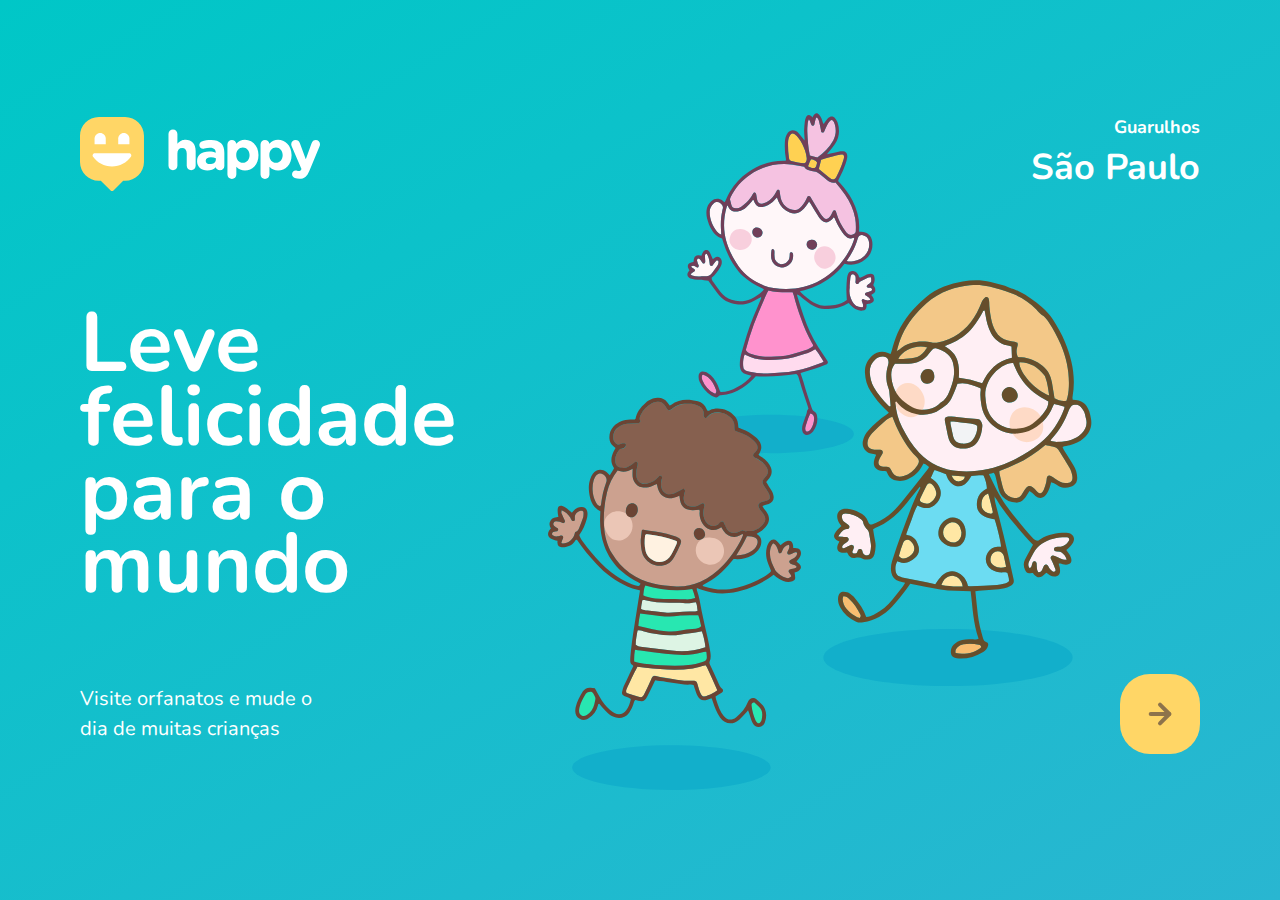
<file: index.html>
<!DOCTYPE html>

<html lang="pt_BR">

<head>
    <meta charset="UTF-8" />
    <meta name="viewport" content="width=device-width, initial-scale=1.0">
    <title>Home | Happy</title>
    <link rel="icon" href="./public/images/logo-icon.png">
    <link rel="stylesheet" href="public/css/mais.css">
    <link rel="stylesheet" href="public/css/page-landing.css">
    <link rel="stylesheet" href="public/css/animation.css">
    <link href="https://fonts.googleapis.com/css2?family=Nunito:wght@400;600;800&display=swap" rel="stylesheet">

    <meta http-equiv="refresh" content="10">
       
</head>

<body>
    <div id="page-landing"> 
        <div id="container"> 
            <header id="happy-header">
                <img class="animate-up" id="logo" src="./public/images/logo.svg" alt="Logo Happy" />

                <div class="location animate-up"> 
                    <strong>Guarulhos</strong>
                    <h1>São Paulo<h1>
                </div>
            </header>

                <main>
                    <h1 class="animate-up">Leve felicidade para o mundo</h1>

                    <section class="visit">
                        <P class="animate-up">Visite orfanatos e mude o dia de muitas crianças</P>

                        <a class="button" href="#" title="Visite orfanatos" class="animate-up">
                            <img src="./public/images/arrow.svg" alt="Ir para o mapa"/>
                        </a>
                    </section>
                </main>
        </div>
    </div>
</body>

</html>
</file>
<file: public/css/mais.css>
* {
    margin: 0;
    padding: 0;
}

body {
    height: 100vh;
    color: white;
}

:root {
    font-size: 62.5%;
}

body, input, button, textarea {
    font: 400 1.8rem/1 'nunito', sans-serif;
}
</file>
<file: public/css/page-landing.css>
#page-landing {
    background: linear-gradient(329.534deg, #29b6d1 0%, #00c7c7 100%);
    text-align: center;
    min-height: 100vh;
    display: grid;
    align-items: center;
}

#container {
    margin: auto;
    width: min(90%, 112rem);
}

.location, h1, .visit, p {
    height: 16vh;
}

#logo { 
    animation-delay: 50ms;
}

.location {
    animation-delay: 100ms;
}

main h1 {
    animation-delay: 150ms;
    font-size: clamp(4rem, 8vw, 8.4rem);
}

.visit a {
    animation-delay: 250ms;
}

.visit a:hover {
    background: #96feff;
}

.visit p {
    animation-delay: 200ms;
}

.visit a {
    width: 8rem;
    height: 8rem;
    background: #ffd666;
    border: none;
    border-radius: 3rem;
    display:flex;
    align-items: center;
    justify-content: center;
    margin: auto;
    transition: 200ms;
}

@media (min-width: 760px) { 

    #container {
        padding: 5rem 2rem;
        background: url("../images/bg.svg") no-repeat 80% / clamp(30rem, 54vw, 56rem);
    }

    header {
        display: flex;
        align-items: center;
        justify-content: space-between;
    }

    .location, h1, .visit p {
        height: initial;
        text-align: initial;
    }
    .location {
        text-align: right;
        line-height: 1.5;
    }
    
    main h1 {
        font-weight: bold;
        line-height: .88;
        margin: clamp(10%, 9vh, 12%) 0 4rem;
        width: min(300px, 80%);
    }

    .visit {
        display: flex;
        align-items: center;
        justify-content: space-between;
    }

    .visit p {
        font-size: 2rem;
        line-height: 1.5;
        width: clamp(20rem, 20vw, 30rem);
    }

    .visit a {
        margin: initial;
    }

}
</file>
<file: public/css/animation.css>
@keyframes up {
    from {
        opacity: 0;
        transform: translateY(16px)
    }

    to {
        opacity: 1;
        transform: translateY(0);
    }
}

.animate-up {
    animation-name: up;
    animation-duration: 300ms;
    animation-fill-mode: backwards;
}
</file>
